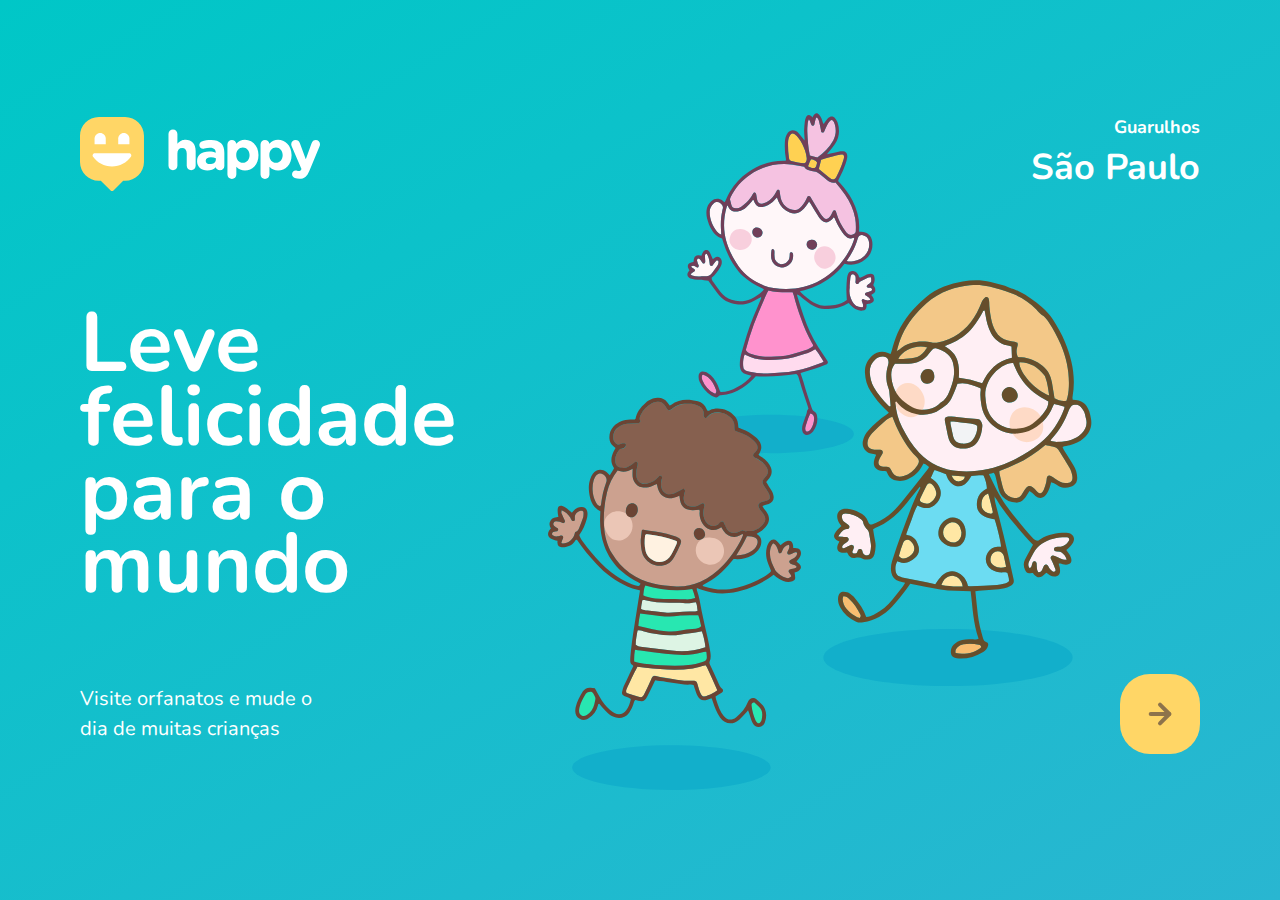
<file: index.html>
<!DOCTYPE html>

<html lang="pt_BR">

<head>
    <meta charset="UTF-8" />
    <meta name="viewport" content="width=device-width, initial-scale=1.0">
    <title>Home | Happy</title>
    <link rel="icon" href="./public/images/logo-icon.png">
    <link rel="stylesheet" href="public/css/mais.css">
    <link rel="stylesheet" href="public/css/page-landing.css">
    <link rel="stylesheet" href="public/css/animation.css">
    <link href="https://fonts.googleapis.com/css2?family=Nunito:wght@400;600;800&display=swap" rel="stylesheet">

    <meta http-equiv="refresh" content="10">
       
</head>

<body>
    <div id="page-landing"> 
        <div id="container"> 
            <header id="happy-header">
                <img class="animate-up" id="logo" src="./public/images/logo.svg" alt="Logo Happy" />

                <div class="location animate-up"> 
                    <strong>Guarulhos</strong>
                    <h1>São Paulo<h1>
                </div>
            </header>

                <main>
                    <h1 class="animate-up">Leve felicidade para o mundo</h1>

                    <section class="visit">
                        <P class="animate-up">Visite orfanatos e mude o dia de muitas crianças</P>

                        <a class="button" href="#" title="Visite orfanatos" class="animate-up">
                            <img src="./public/images/arrow.svg" alt="Ir para o mapa"/>
                        </a>
                    </section>
                </main>
        </div>
    </div>
</body>

</html>
</file>
<file: public/css/mais.css>
* {
    margin: 0;
    padding: 0;
}

body {
    height: 100vh;
    color: white;
}

:root {
    font-size: 62.5%;
}

body, input, button, textarea {
    font: 400 1.8rem/1 'nunito', sans-serif;
}
</file>
<file: public/css/page-landing.css>
#page-landing {
    background: linear-gradient(329.534deg, #29b6d1 0%, #00c7c7 100%);
    text-align: center;
    min-height: 100vh;
    display: grid;
    align-items: center;
}

#container {
    margin: auto;
    width: min(90%, 112rem);
}

.location, h1, .visit, p {
    height: 16vh;
}

#logo { 
    animation-delay: 50ms;
}

.location {
    animation-delay: 100ms;
}

main h1 {
    animation-delay: 150ms;
    font-size: clamp(4rem, 8vw, 8.4rem);
}

.visit a {
    animation-delay: 250ms;
}

.visit a:hover {
    background: #96feff;
}

.visit p {
    animation-delay: 200ms;
}

.visit a {
    width: 8rem;
    height: 8rem;
    background: #ffd666;
    border: none;
    border-radius: 3rem;
    display:flex;
    align-items: center;
    justify-content: center;
    margin: auto;
    transition: 200ms;
}

@media (min-width: 760px) { 

    #container {
        padding: 5rem 2rem;
        background: url("../images/bg.svg") no-repeat 80% / clamp(30rem, 54vw, 56rem);
    }

    header {
        display: flex;
        align-items: center;
        justify-content: space-between;
    }

    .location, h1, .visit p {
        height: initial;
        text-align: initial;
    }
    .location {
        text-align: right;
        line-height: 1.5;
    }
    
    main h1 {
        font-weight: bold;
        line-height: .88;
        margin: clamp(10%, 9vh, 12%) 0 4rem;
        width: min(300px, 80%);
    }

    .visit {
        display: flex;
        align-items: center;
        justify-content: space-between;
    }

    .visit p {
        font-size: 2rem;
        line-height: 1.5;
        width: clamp(20rem, 20vw, 30rem);
    }

    .visit a {
        margin: initial;
    }

}
</file>
<file: public/css/animation.css>
@keyframes up {
    from {
        opacity: 0;
        transform: translateY(16px)
    }

    to {
        opacity: 1;
        transform: translateY(0);
    }
}

.animate-up {
    animation-name: up;
    animation-duration: 300ms;
    animation-fill-mode: backwards;
}
</file>
